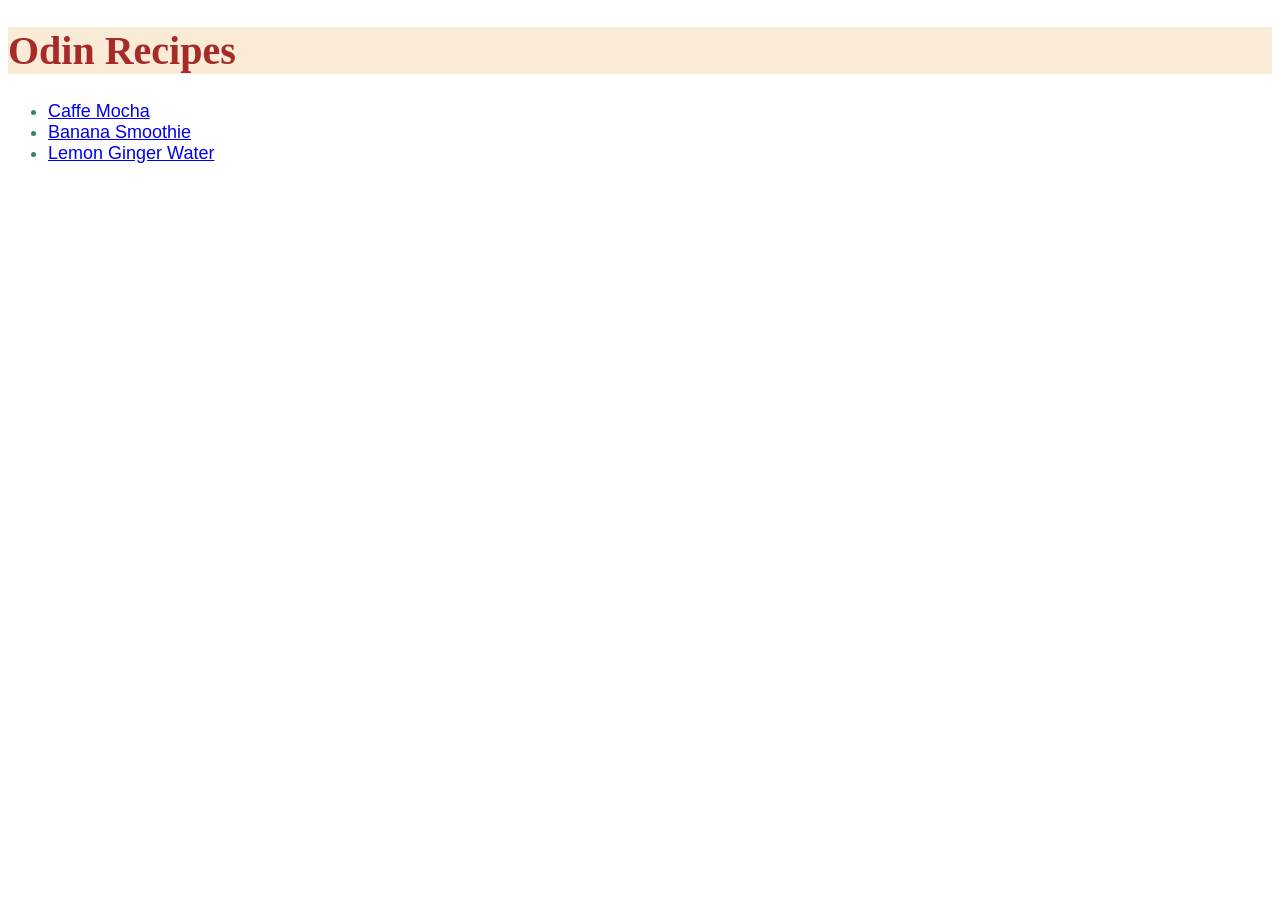
<file: index.html>
<!DOCTYPE html>
<html lang="en">
  <head>
    <meta charset="UTF-8" />
    <meta name="viewport" content="width=device-width, initial-scale=1.0" />
    <title>Odin Recipes</title>
    <link rel="stylesheet" href="style.css">
  </head>
  <body>
    <h1>Odin Recipes</h1>
    <ul>
      <li><a href="recipes/mocha.html">Caffe Mocha</a></li>
      <li><a href="recipes/banana-smoothie.html">Banana Smoothie</a></li>
      <li><a href="recipes/lemon-ginger.html">Lemon Ginger Water</a></li>
    </ul>
  </body>
</html>
</file>
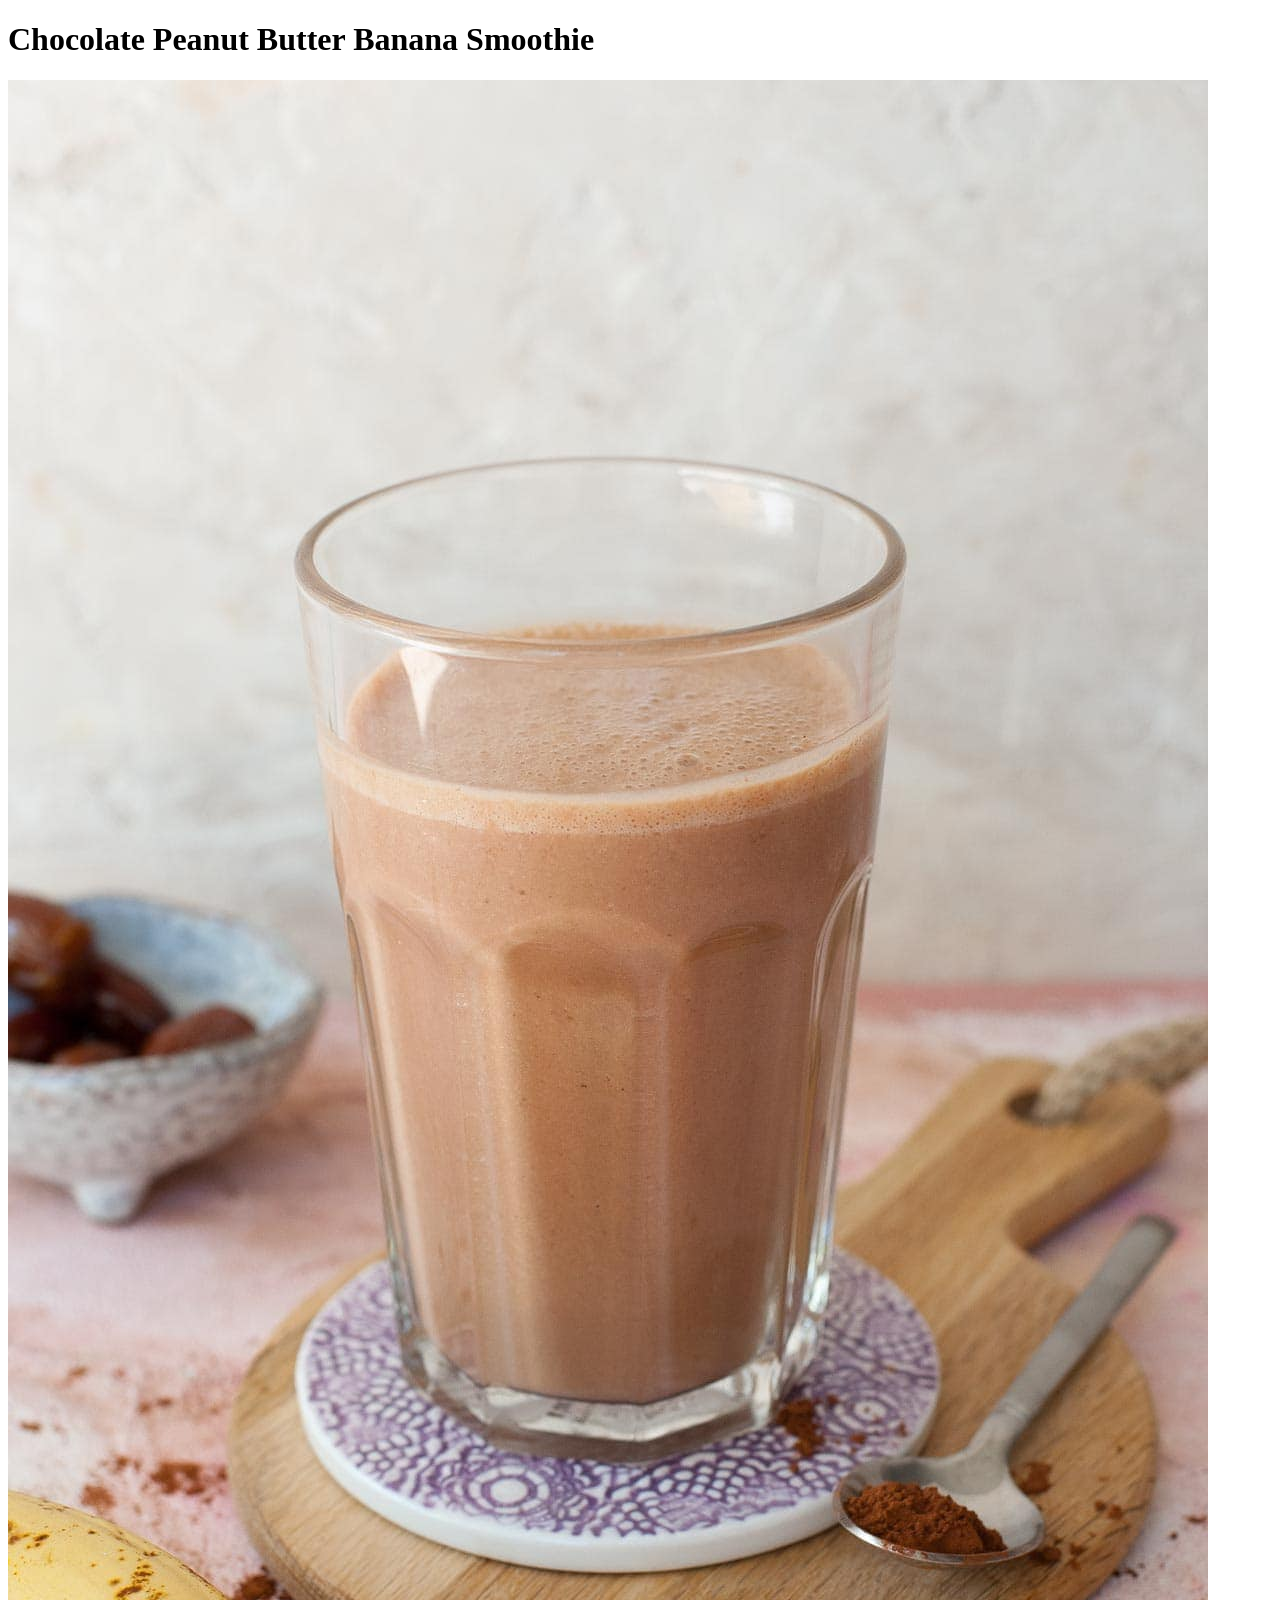
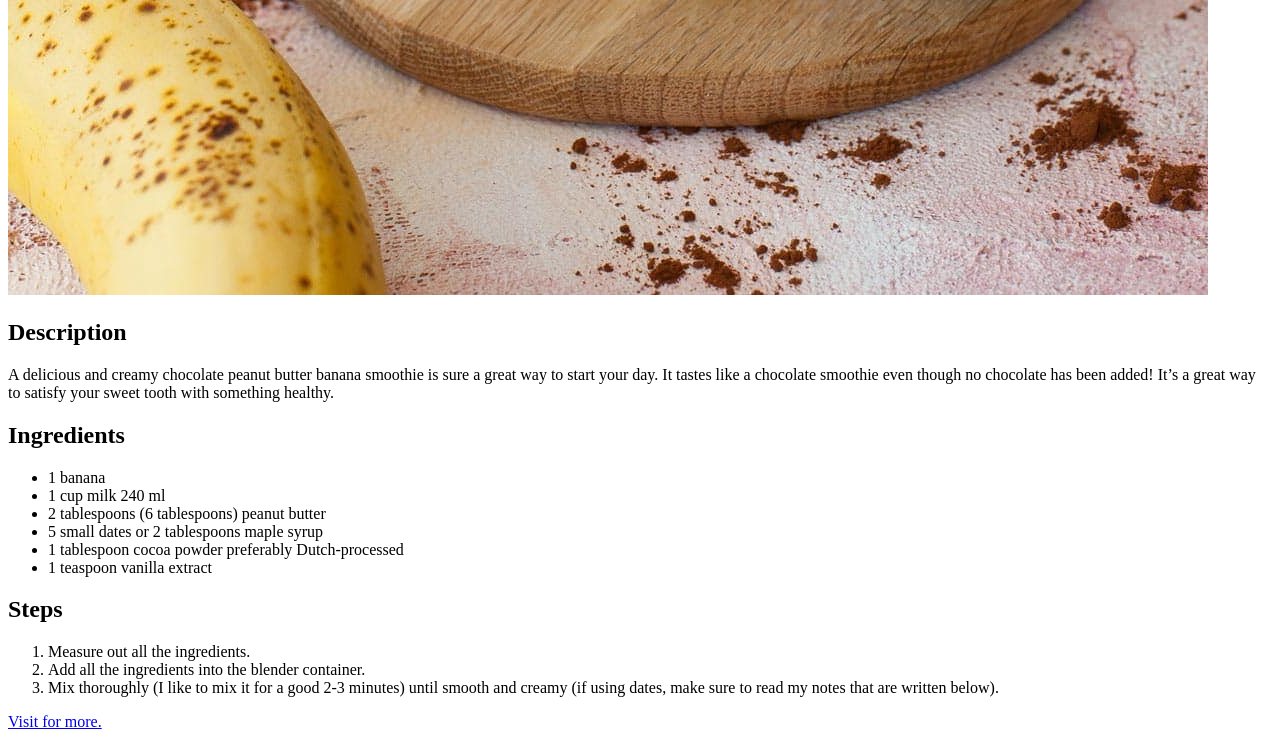
<file: recipes/banana-smoothie.html>
<!DOCTYPE html>
<html lang="en">
<head>
    <meta charset="UTF-8">
    <meta name="viewport" content="width=device-width, initial-scale=1.0">
    <title>Banana Smoothie</title>
</head>
<body>
    <h1>Chocolate Peanut Butter Banana Smoothie</h1>
    <img src="../banana-smoothie.jpg" alt="banana-smoothie">

    <h2>Description</h2>
    <p>A delicious and creamy chocolate peanut butter banana smoothie 
        is sure a great way to start your day. It tastes like a 
        chocolate smoothie even though no chocolate has been added! 
        It’s a great way to satisfy your sweet tooth with something 
        healthy.</p>

    <h2>Ingredients</h2>
    <ul>
        <li>1 banana</li>
        <li>1 cup milk 240 ml</li>
        <li>2 tablespoons (6 tablespoons) peanut butter</li>
        <li>5 small dates or 2 tablespoons maple syrup</li>
        <li>1 tablespoon cocoa powder preferably Dutch-processed</li>
        <li>1 teaspoon vanilla extract</li>
    </ul>

    <h2>Steps</h2>
    <ol>
        <li>Measure out all the ingredients.</li>
        <li>Add all the ingredients into the blender container.</li>
        <li>Mix thoroughly (I like to mix it for a good 2-3 minutes) 
            until smooth and creamy (if using dates, make sure to read 
            my notes that are written below).</li>
    </ol>

    <a href="https://www.everyday-delicious.com/chocolate-peanut-butter-banana-smoothie/" target="_blank" rel="noopener noreferrer">Visit for more.</a>
</body>
</html>
</file>
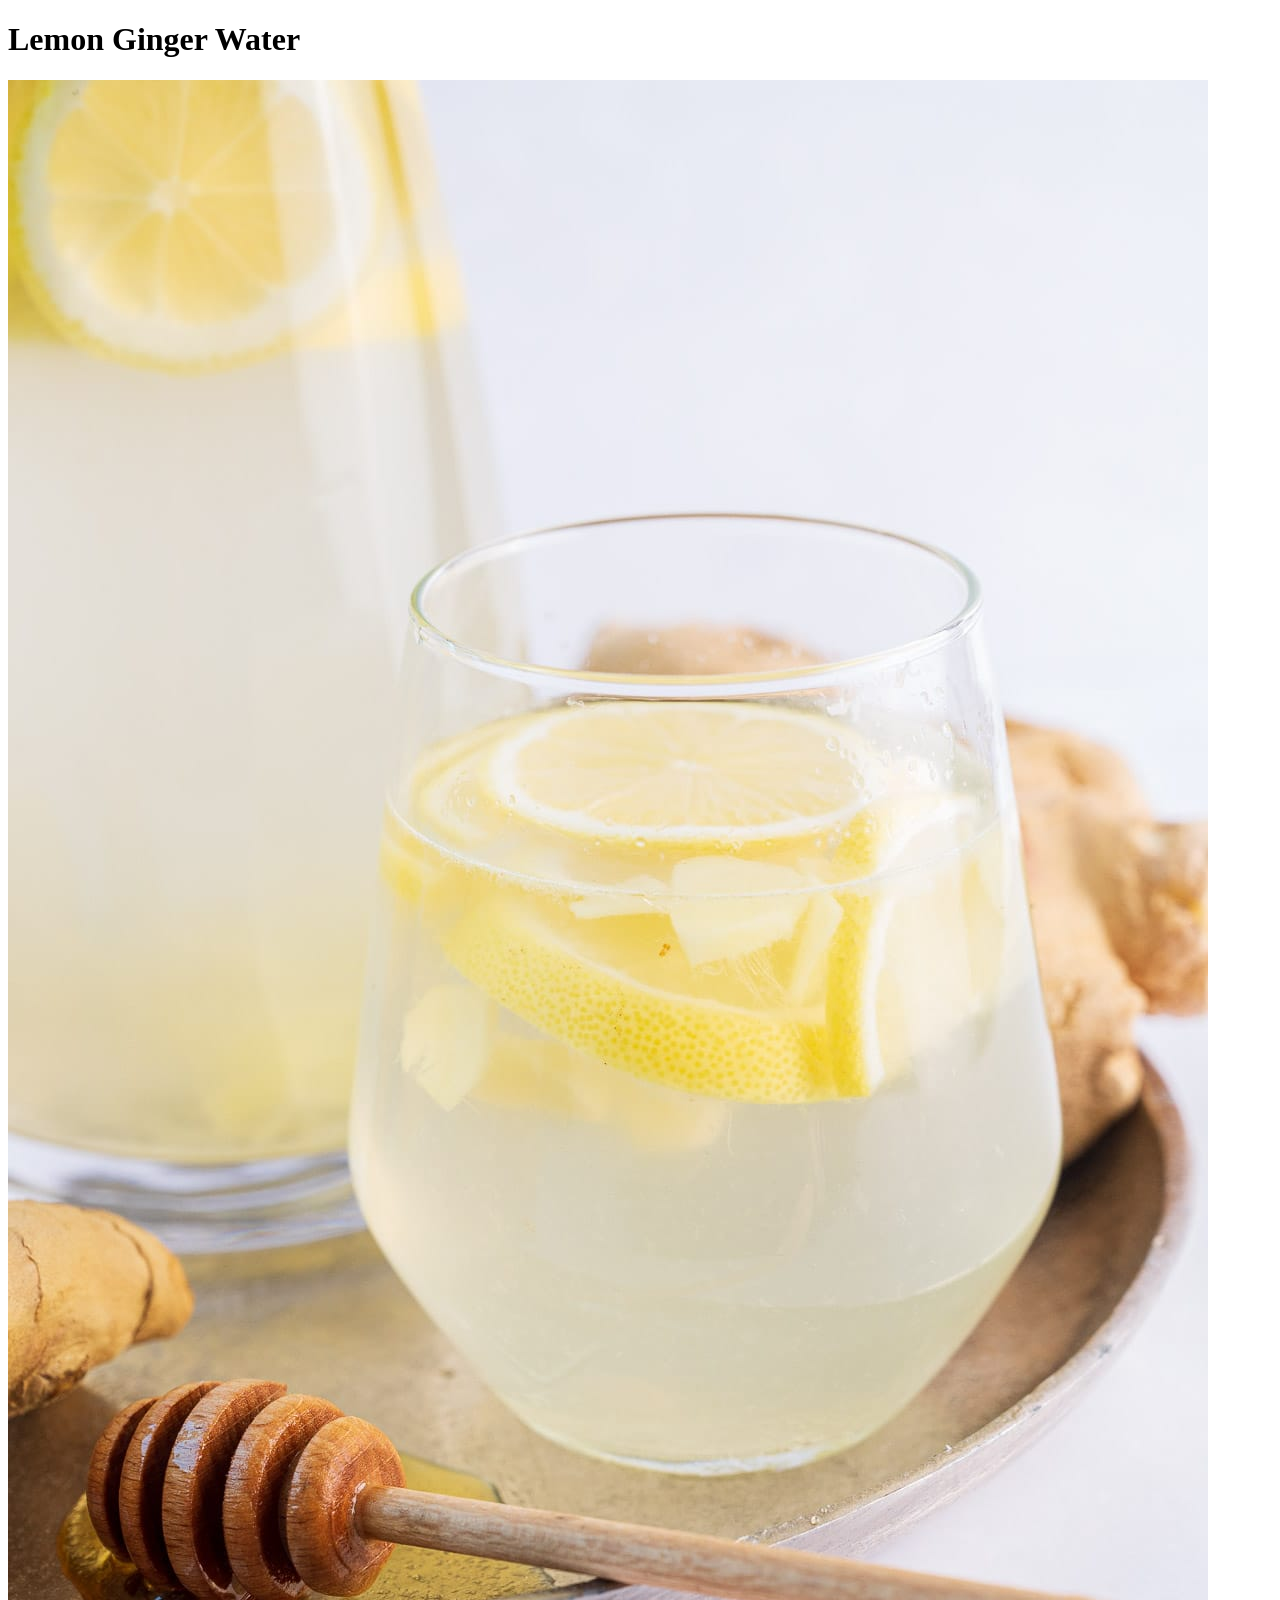
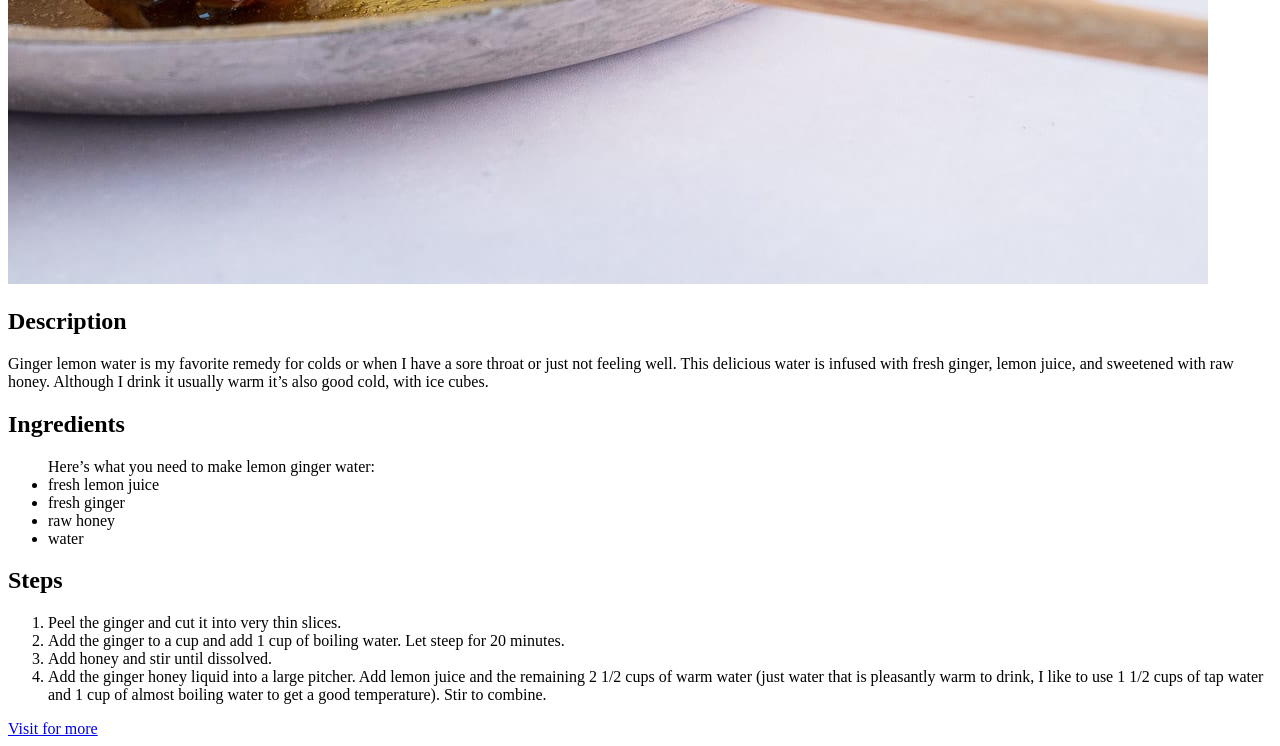
<file: recipes/lemon-ginger.html>
<!DOCTYPE html>
<html lang="en">
<head>
    <meta charset="UTF-8">
    <meta name="viewport" content="width=device-width, initial-scale=1.0">
    <title>Lemon Ginger Water</title>
</head>
<body>
    <h1>Lemon Ginger Water</h1>
    <img src="../lemon-ginger.jpg" alt="Lemon ginger water">

    <h2>Description</h2>
    <p>Ginger lemon water is my favorite remedy for colds or when I 
        have a sore throat or just not feeling well. This delicious 
        water is infused with fresh ginger, lemon juice, and sweetened
         with raw honey. Although I drink it usually warm it’s also 
         good cold, with ice cubes.</p>

    <h2>Ingredients</h2>
    <ul>Here’s what you need to make lemon ginger water:
        <li>fresh lemon juice</li>
        <li>fresh ginger</li>
        <li>raw honey</li>
        <li>water</li>
    </ul>

    <h2>Steps</h2>
    <ol>
        <li>Peel the ginger and cut it into very thin slices.</li>
        <li>Add the ginger to a cup and add 1 cup of boiling water. Let
             steep for 20 minutes.</li>
        <li>Add honey and stir until dissolved.</li>
        <li>Add the ginger honey liquid into a large pitcher. Add lemon
             juice and the remaining 2 1/2 cups of warm water (just 
             water that is pleasantly warm to drink, I like to use 1 1/2
              cups of tap water and 1 cup of almost boiling water to get
               a good temperature). Stir to combine.</li>
    </ol>

    <a href="https://www.everyday-delicious.com/lemon-ginger-water/" target="_blank" rel="noopener noreferrer">
        Visit for more</a>
</body>
</html>
</file>
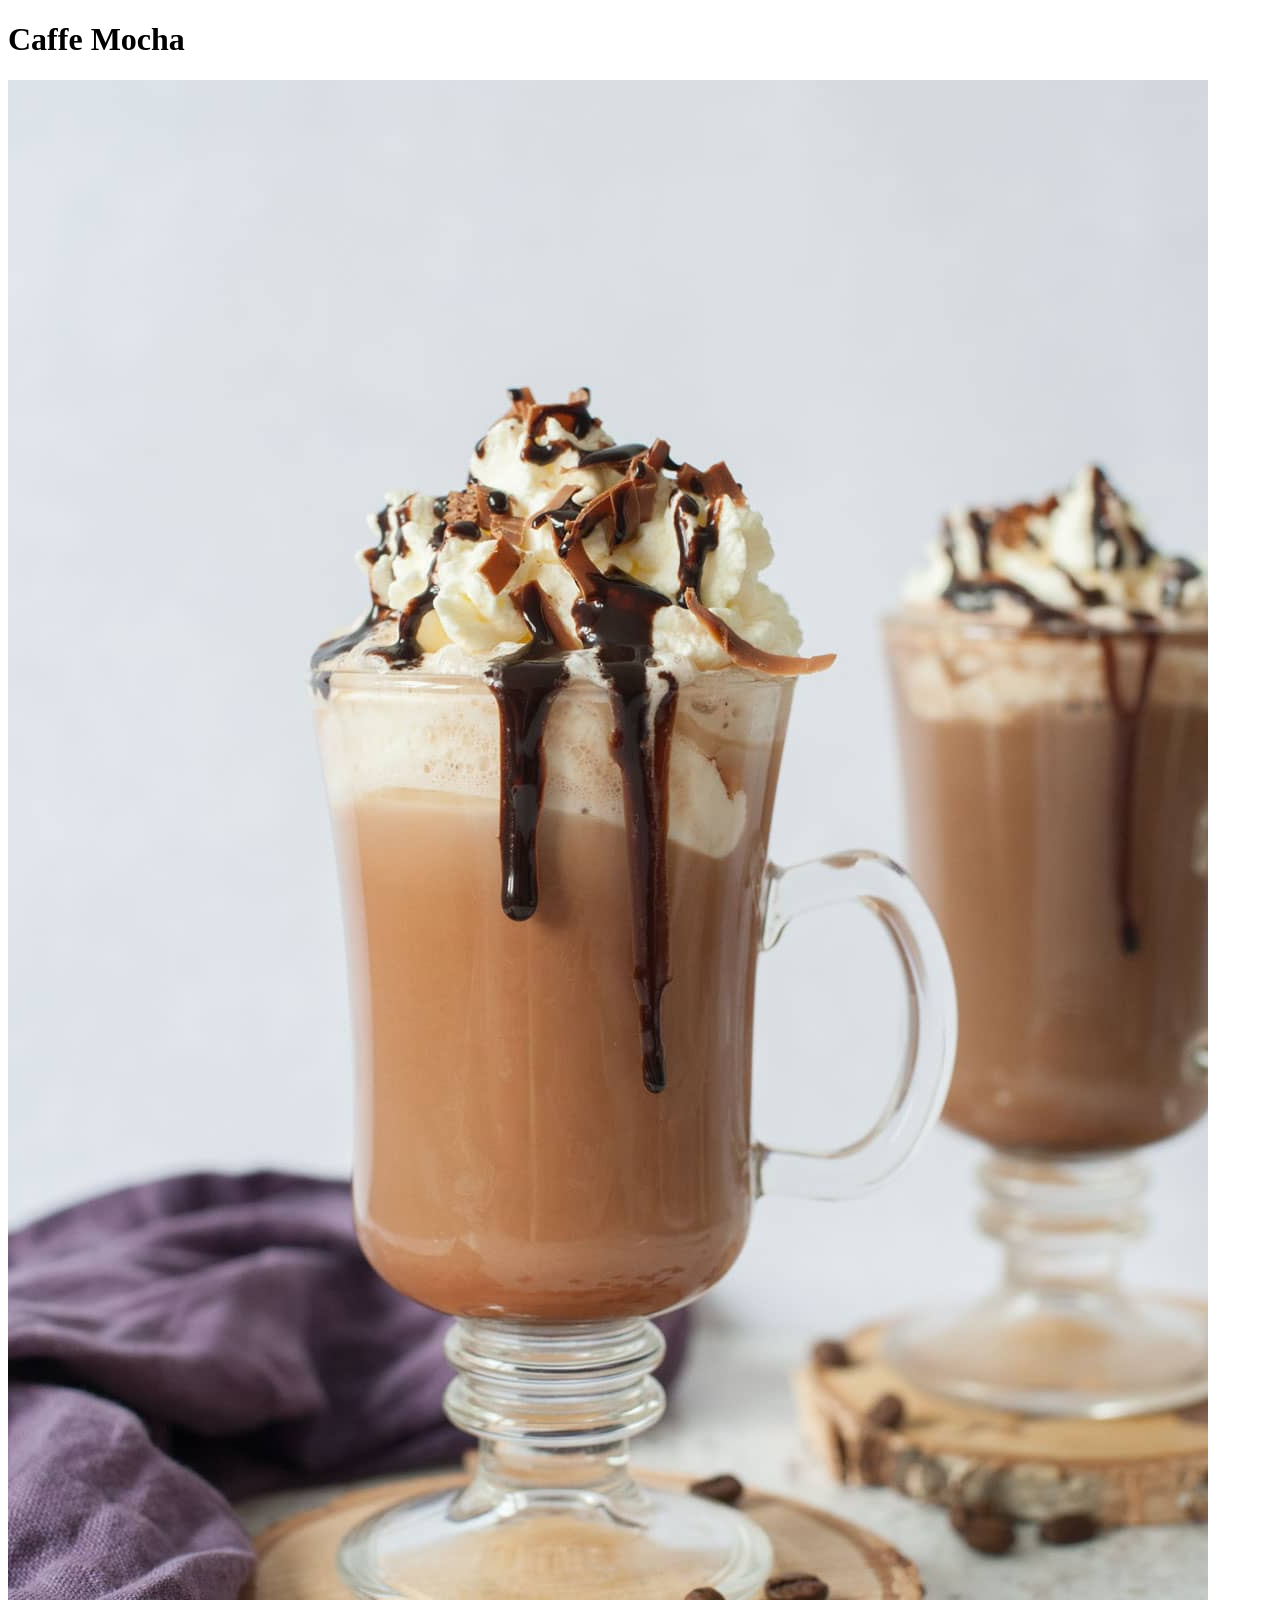
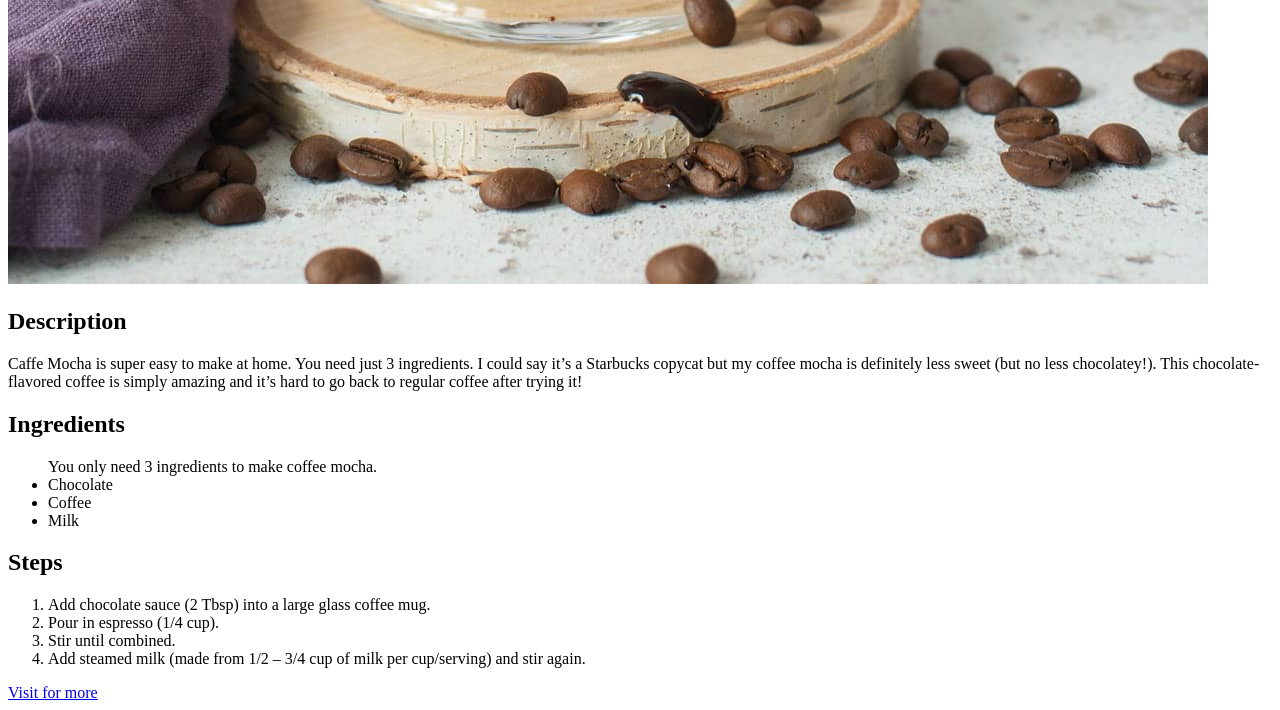
<file: recipes/mocha.html>
<!DOCTYPE html>
<html lang="en">
<head>
    <meta charset="UTF-8">
    <meta name="viewport" content="width=device-width, initial-scale=1.0">
    <title>Caffe Mocha</title>
</head>
<body>
    <h1>Caffe Mocha</h1>
    <img src="../caffe-mocha.jpg" alt="Coffee mocha">

    <h2>Description</h2>
    <p>Caffe Mocha is super easy to make at home. You need just 3 
        ingredients. I could say it’s a Starbucks copycat but my coffee
         mocha is definitely less sweet (but no less chocolatey!). This chocolate-flavored coffee is simply amazing and it’s hard to 
         go back to regular coffee after trying it!</p>

    <h2>Ingredients</h2>
    <ul>You only need 3 ingredients to make coffee mocha.
        <li>Chocolate</li>
        <li>Coffee</li>
        <li>Milk</li>
    </ul>
    <h2>Steps</h2>
    <ol>
        <li>Add chocolate sauce (2 Tbsp) into a large glass coffee mug.
        </li>
        <li>Pour in espresso (1/4 cup).</li>
        <li>Stir until combined.</li>
        <li>Add steamed milk (made from 1/2 – 3/4 cup of milk per 
            cup/serving) and stir again.</li>
    </ol>

    <a href="https://www.everyday-delicious.com/caffe-mocha-recipe/" target="_blank" rel="noopener noreferrer">Visit for more</a>
</body>
</html>
</file>
<file: style.css>
h1 {
    font-family: Georgia, 'Times New Roman', Times, serif;
    font-size: 40px;
    color: brown;
    background-color: antiquewhite;
}

li {
    font-family: Arial, Helvetica, sans-serif;
    font-size: 18px;
    color: seagreen;
}
</file>
